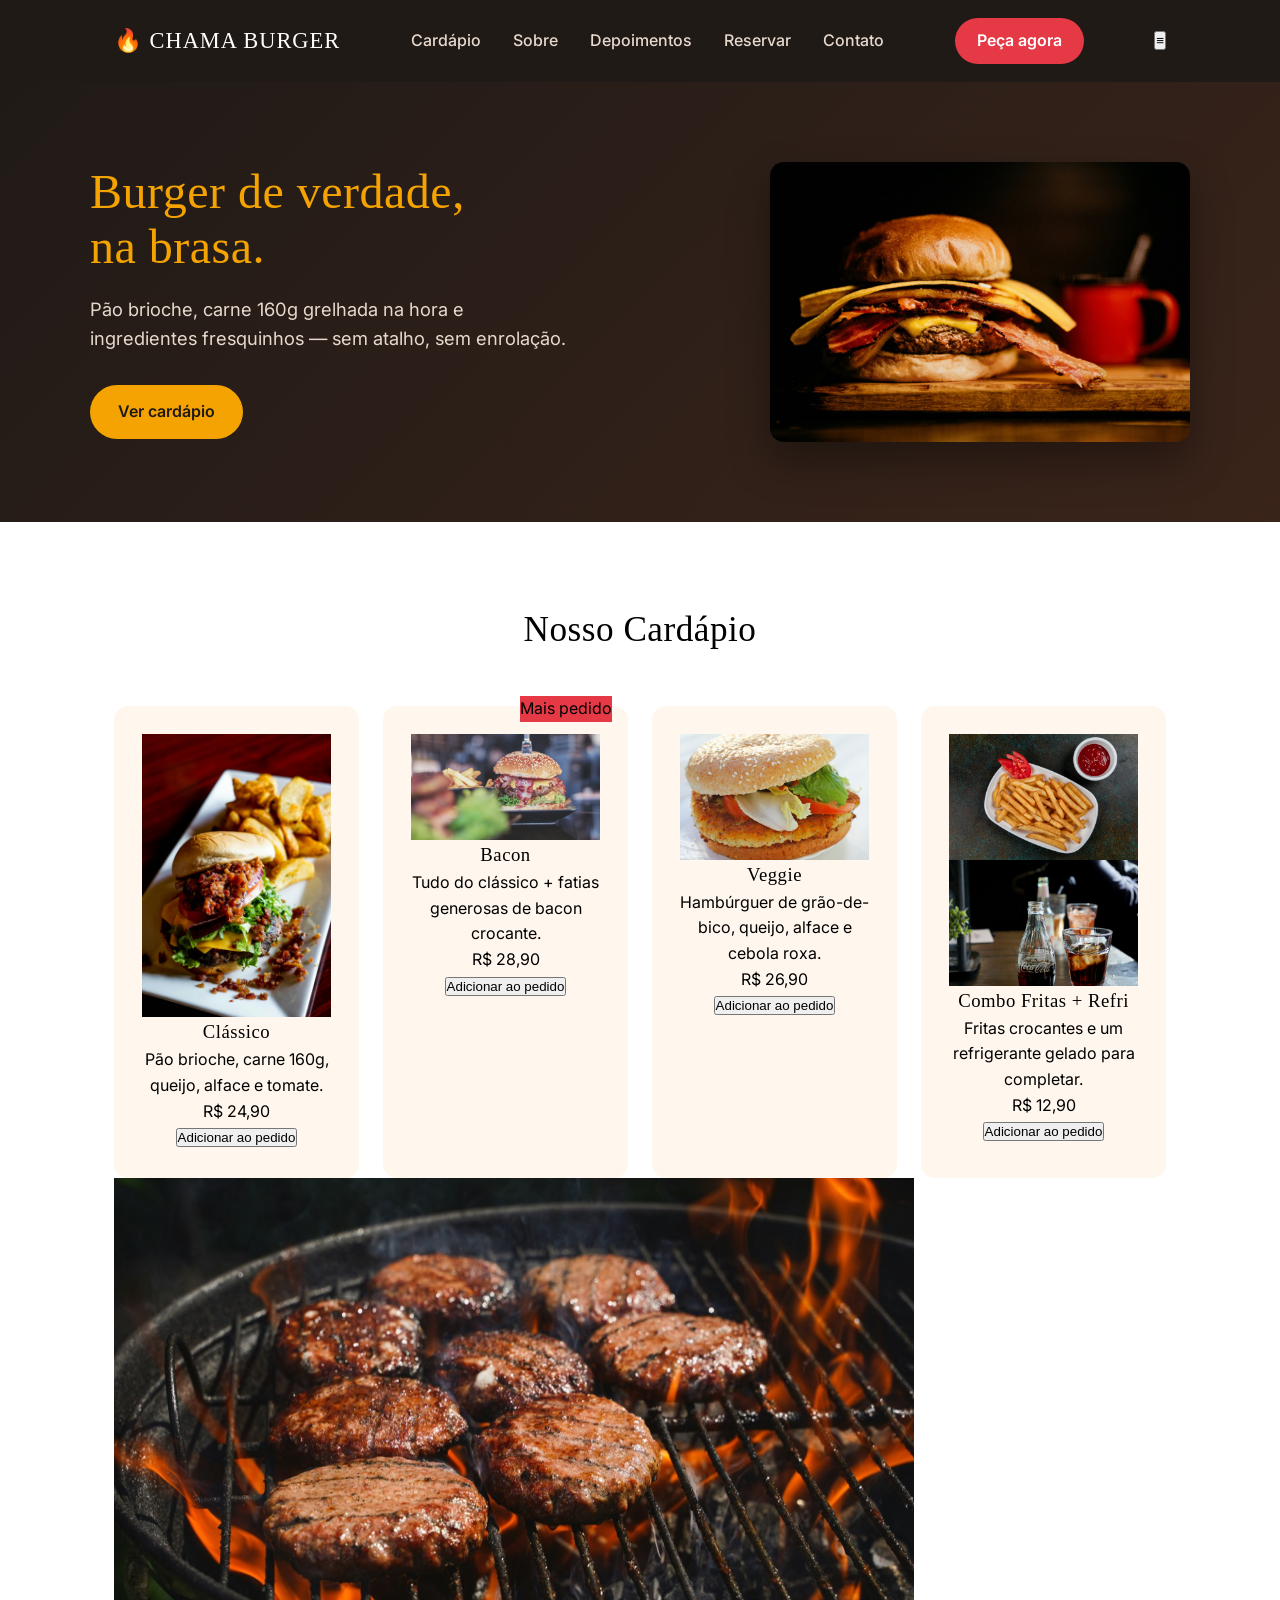
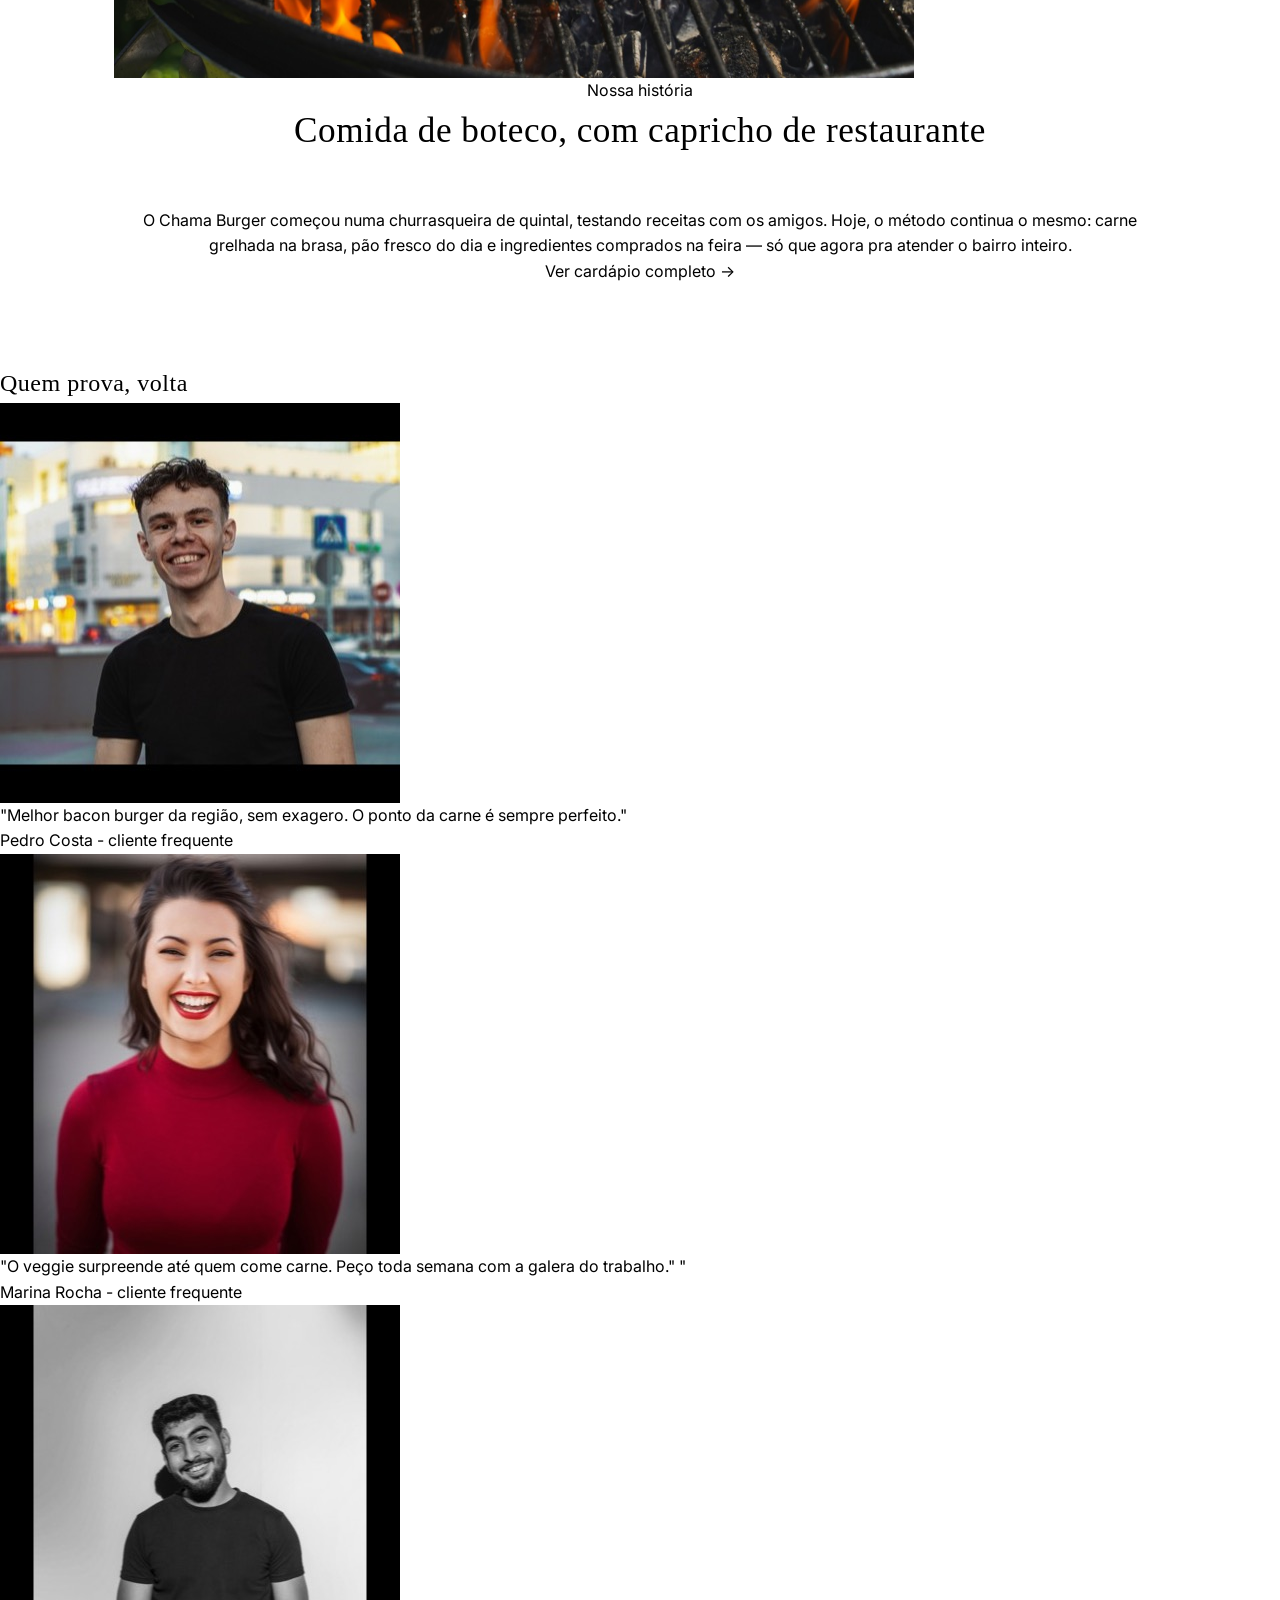
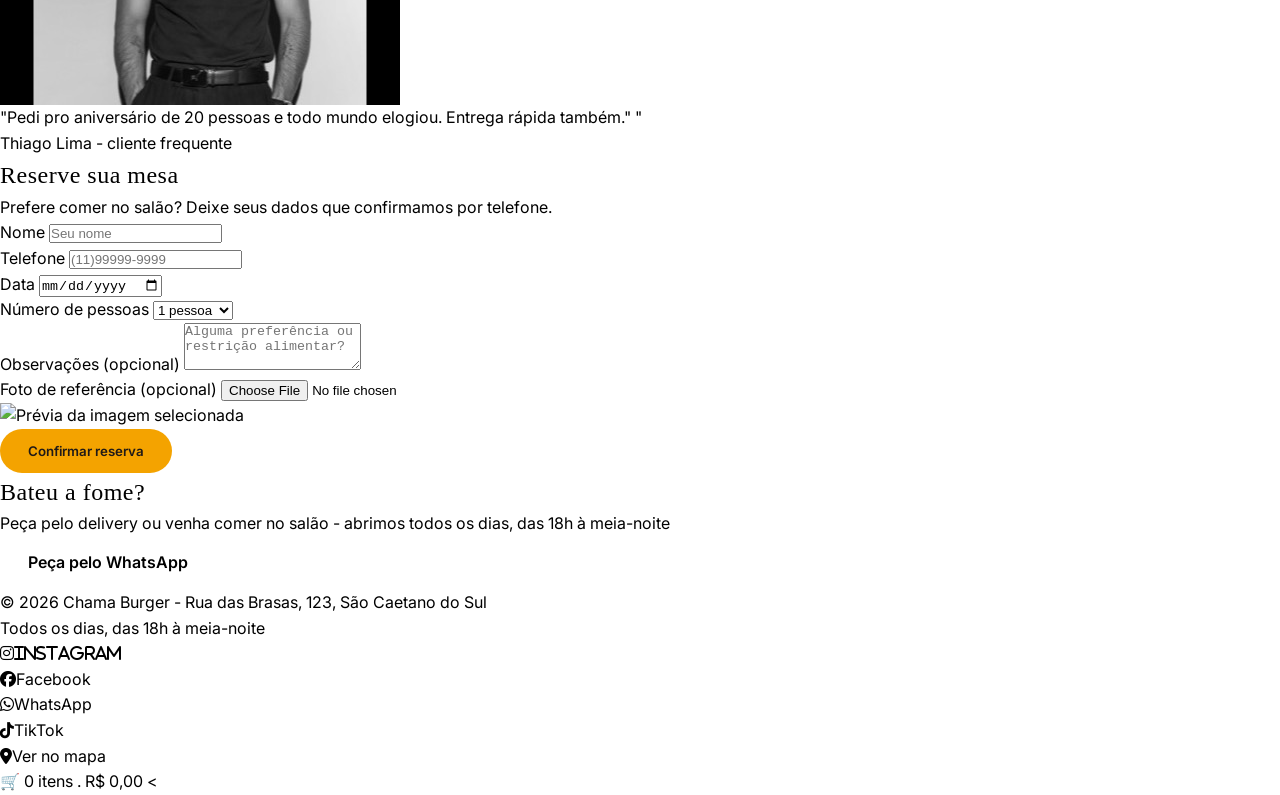
<file: chama burger/index.html>
<!DOCTYPE html>
<html lang="pt-BR">

<head>
    <meta charset="UTF-8">
    <meta name="viewport" content="width=device-width, initial-scale=1.0">
    <title>ChamaBurger</title>
    <link rel="stylesheet" href="https://cdnjs.cloudflare.com/ajax/libs/font-awesome/6.5.2/css/all.min.css">
    <link rel="stylesheet" href="style.css">
</head>

<body>
    <header class="cabecalho-site">
        <nav class="barra-navegacao">
            <a href="#" class="logo">🔥 CHAMA BURGER</a>

            <ul class="menu-links" id="menuLinks">
                <li><a href="#cardapio">Cardápio</a></li>
                <li><a href="#sobre">Sobre</a></li>
                <li><a href="#depoimentos">Depoimentos</a></li>
                <li><a href="#reserva">Reservar</a></li>
                <li><a href="#contato">Contato</a></li>
            </ul>
            <a href="#pedir" class="botao botao-nav">Peça agora</a>
            <button class="menu-arir" id="menuAbrir" aria_label="Abrir menu">≡</button>
        </nav>

    </header>

    <main>
        <section class="destaque">
            <div class="destaque-conteudo">
                <div class="destaque-texto">
                    <h1>Burger de verdade,<br>na brasa.</h1>
                    <p>Pão brioche, carne 160g grelhada na hora e ingredientes fresquinhos — sem atalho, sem enrolação.</p>
                        <a href="#cardapio" class="botao botao-primario">Ver cardápio</a>

                </div>
                <div class="destaque-imagem">
                    <img src="assets/images/destaque-burger.jpg"
                        alt="Hambúrguer artesanal com bacon, queijo e pão brioche, grelhado na brasa">
                </div>
            </div>

        </section>

        <section class="cardapio" id="cardapio">
            <h2>Nosso Cardápio</h2>
            <div class="cardapio-itens">

                <article class="cardapio-item">
                    <div class="cardapio-item-imagem">
                        <img src="assets/images/burger-classico.jpg"
                            alt="Foto do burger Clássico: pão brioche, carne e queijo">
                    </div>
                    <h3>Clássico</h3>
                    <p>Pão brioche, carne 160g, queijo, alface e tomate.</p>
                    <span class="preco">R$ 24,90</span>
                    <button class="adicionar-carrinho" data-name="Clássico" data-preco="24.90">Adicionar ao
                        pedido</button>
                </article>

                <article class="cardapio-item">
                    <span class="selo">Mais pedido</span>
                    <div class="cardapio-item-imagem">
                        <img src="assets/images/burger-bacon.jpg" alt="Foto do burger Bacon com fatias crocantes">
                    </div>
                    <h3>Bacon</h3>
                    <p>Tudo do clássico + fatias generosas de bacon crocante.</p>
                    <span class="preco">R$ 28,90</span>
                    <button class="adicionar-carrinho" data-name="Clássico" data-preco="28.90">Adicionar ao
                        pedido</button>
                </article>

                <article class="cardapio-item">
                    <div class="cardapio-item-imagem">
                        <img src="assets/images/burger-veggie.jpg" alt="Foto do burger Veggie com grão-de-bico e salada">
                    </div>
                    <h3>Veggie</h3>
                    <p>Hambúrguer de grão-de-bico, queijo, alface e cebola roxa.</p>
                    <span class="preco">R$ 26,90</span>
                    <button class="adicionar-carrinho" data-name="Clássico" data-preco="26.90">Adicionar ao
                        pedido</button>
                </article>

                <article class="cardapio-item">
                    <div class="cardapio-item-imagem cardapio-item-imagem-combo">
                        <img src="assets/images/fritas.jpg" alt="Porção de fritas crocantes">
                        <img src="assets/images/bebida.jpg" alt="Refrigerante gelado com gelo">
                    </div>
                    <h3>Combo Fritas + Refri</h3>
                    <p>Fritas crocantes e um refrigerante gelado para completar.</p>
                    <span class="preco">R$ 12,90</span>
                    <button class="adicionar-carrinho" data-name="Combo Fritas + Refri" data-preco="12.90">Adicionar ao
                        pedido</button>
                </article>
            </div>
            <section>

                <!--Sobre-->
            </section class="sobre" id="sobre">
            <div class="sobre-imagem">
                <img src="assets/images/sobre-burger.jpg" alt="" width="800" height="500">
            </div>

            <div class="sobre-texto">
                <span class="secao-rotulo">Nossa história</span>
                <h2>Comida de boteco, com capricho de restaurante</h2>
                <p>O Chama Burger começou numa churrasqueira de quintal, testando receitas com os
                    amigos. Hoje, o método continua o mesmo: carne grelhada na brasa, pão fresco
                    do dia e ingredientes comprados na feira — só que agora pra atender o bairro
                    inteiro.
                </p>
                <a href="#cardapio" class="link-seta">Ver cardápio completo →</a>
            </div>
        </section>

        <!-- DEPOIMENTOS -->
        <section class="depoimentos" id="depoimentos">

            <h2>Quem prova, volta</h2>
            <div class="depoimentos-lista">

                <article class="depoimento">
                    <img src="assets/images/avatar-pedro.jpg" alt="Foto de Pedro Costa" class="avatar" class="citacao">
                    <p>"Melhor bacon burger da região, sem exagero. O ponto da carne é sempre perfeito."</p>
                    <p class="autor">Pedro Costa <span>- cliente frequente</span></p>
                </article>

                <article class="depoimento">
                    <img src="assets/images/avatar-marina.jpg" alt="Foto de Marina" class="avatar" class="citacao">
                    <p>"O veggie surpreende até quem come carne. Peço toda semana com a galera do trabalho."
                        "</p>
                    <p class="autor">Marina Rocha <span>- cliente frequente</span></p>
                </article>

                <article class="depoimento">
                    <img src="assets/images/avatar-thiago.jpg" alt="Foto de Thiago Lima" class="avatar" class="citacao">
                    <p>"Pedi pro aniversário de 20 pessoas e todo mundo elogiou. Entrega rápida também."
                        "</p>
                    <p class="autor">Thiago Lima <span>- cliente frequente</span></p>
                </article>

            </div>

        </section>

        <!-- Reserva -->
        <section class="reserva" id="reserva">
            <h2>Reserve sua mesa</h2>
            <p>Prefere comer no salão? Deixe seus dados que confirmamos por telefone.
            </p>

            <form class="reserva-formulario" id="reservaFormulario">

                <div class="linha-formulario?">
                    <label for="nome">Nome</label>
                    <input type="text" id="nome" name="nome" placeholder="Seu nome" required>
                </div>

                <div class="linha-formulario">
                    <label for="telefone">Telefone</label>
                    <input type="tel" id="telefone" name="telefone" placeholder="(11)99999-9999" required>
                </div>

                <div class="linha-formulario?">
                    <label for="data">Data</label>
                    <input type="date" id="data" name="data" required>
                </div>

                <div class="linha-formulario">
                    <label for="pessoas">Número de pessoas</label>
                    <select name="pessoas" id="pessoas">
                        <option value="1">1 pessoa</option>
                        <option value="2">2 pessoa</option>
                        <option value="3">3 pessoa</option>
                        <option value="4">4 pessoa</option>
                        <option value="5+">5 ou mais</option>
                    </select>
                </div>

                <div class="linha-formulario linha-formulario-completa">
                    <label for="mensagem">Observações (opcional)</label>
                    <textarea name="mensagem" id="mensagem" rows="3"
                        placeholder="Alguma preferência ou restrição alimentar?"></textarea>
                </div>

                <div class="linha-formulario linha-formulario-completa">
                    <label for="foto">Foto de referência (opcional)</label>
                    <input type="file" id="foto" name="foto" accept="image/*">

                    <img id="fotoPrevia" class="foto-previa" alt="Prévia da imagem selecionada" hidden>
                    <button type="submit" class="botao botao-primario formulario-enviar">Confirmar reserva</button>
                </div>

            </form>

            <div class="reserva-confirmacao" id="reservaConfirmada"></div>

        </section>

        <!--Final-->

        <section class="chamada-final" id="pedir">
            <h2>Bateu a fome?</h2>
            <p>Peça pelo delivery ou venha comer no salão - abrimos todos os dias, das 18h à meia-noite</p>
            <a href="#" class="botao botao-destaque">Peça pelo WhatsApp</a>
        </section>
    </main>

    <footer class="rodape-site" id="contato">
        <div class="rodape-info">
            <p>&copy; 2026 Chama Burger - Rua das Brasas, 123, São Caetano do Sul</p>
            <p class="radape-horario">Todos os dias, das 18h à meia-noite</p>
        </div>

        <ul class="rodape-links">
            <li><a href="#" aria-label="Instagram"><i class="fa-brands fa-instagram"><span>Instagram</span></i></a></li>
            <li><a href="#" aria-label="Facebook"><i class="fa-brands fa-facebook"></i><span>Facebook</span></a></li>
            <li><a href="#" aria-label="WhatsApp"><i class="fa-brands fa-whatsapp"></i><span>WhatsApp</span></a></li>
            <li><a href="#" aria-label="TikTok"><i class="fa-brands fa-tiktok"></i><span>TikTok</span></a></li>
            <li><a href="#" aria-label="Ver no mapa"><i class="fa-solid fa-location-dot"></i><span>Ver no
                        mapa</span></a></li>
        </ul>

    </footer>

    <div class="carrinho-resumo" id="carrinhoResumo">
        <span class="carrinho-icone">🛒</span>
        <span id="carrinhoContador">0</span> itens . <span id="carrinhototal">R$ 0,00 <span>

</body>




















< </main>


    </body>

</html>
</file>
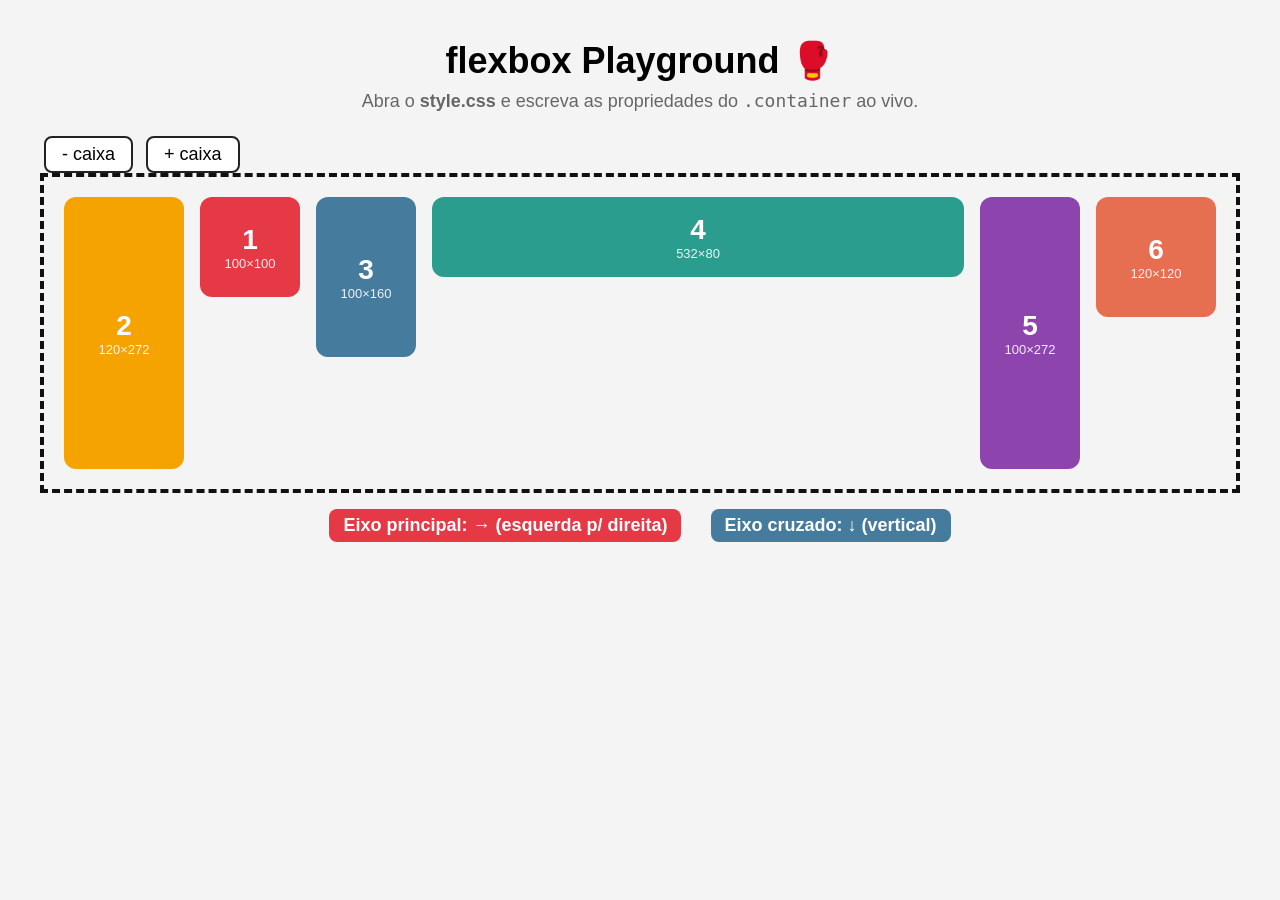
<file: chama burger/flexbox-playground/index.html>
<!DOCTYPE html>
<html lang="pt-Br">
<head>
    <meta charset="UTF-8">
    <meta name="viewport" content="width=device-width, initial-scale=1.0">
    <title>flexbox Playground</title>
    <link rel="stylesheet" href="style.css">
</head>
<body>
    <h1>flexbox Playground 🥊</h1>
    <p class="dica"> Abra o <strong>style.css</strong> e escreva as propriedades do <code>.container</code> ao vivo.</p>
    <div class="controles">

        <button id="menos" aria-label="Remover caixa">- caixa</button>
        <button id="mais" aria-label="Adicionar caixa">+ caixa</button>
    </div>

    <div class="container">
        <div class="box box1"><span class="numero">1</span><span class="tamanho"></span></div>
        <div class="box box2"><span class="numero">2</span><span class="tamanho"></span></div>
        <div class="box box3"><span class="numero">3</span><span class="tamanho"></span></div>
        <div class="box box4"><span class="numero">4</span><span class="tamanho"></span></div>
        <div class="box box5"><span class="numero">5</span><span class="tamanho"></span></div>
        <div class="box box6"><span class="numero">6</span><span class="tamanho"></span></div>
       
    </div>

<div class="legenda">
    <span class="principal"> Eixo principal: <b id="eixo-principal"></b></span>
    <span class="cruzado"> Eixo cruzado: <b id="eixo-cruzado"></b></span>

</div>


<script src="script.js"></script>
</body>
</html>
</file>
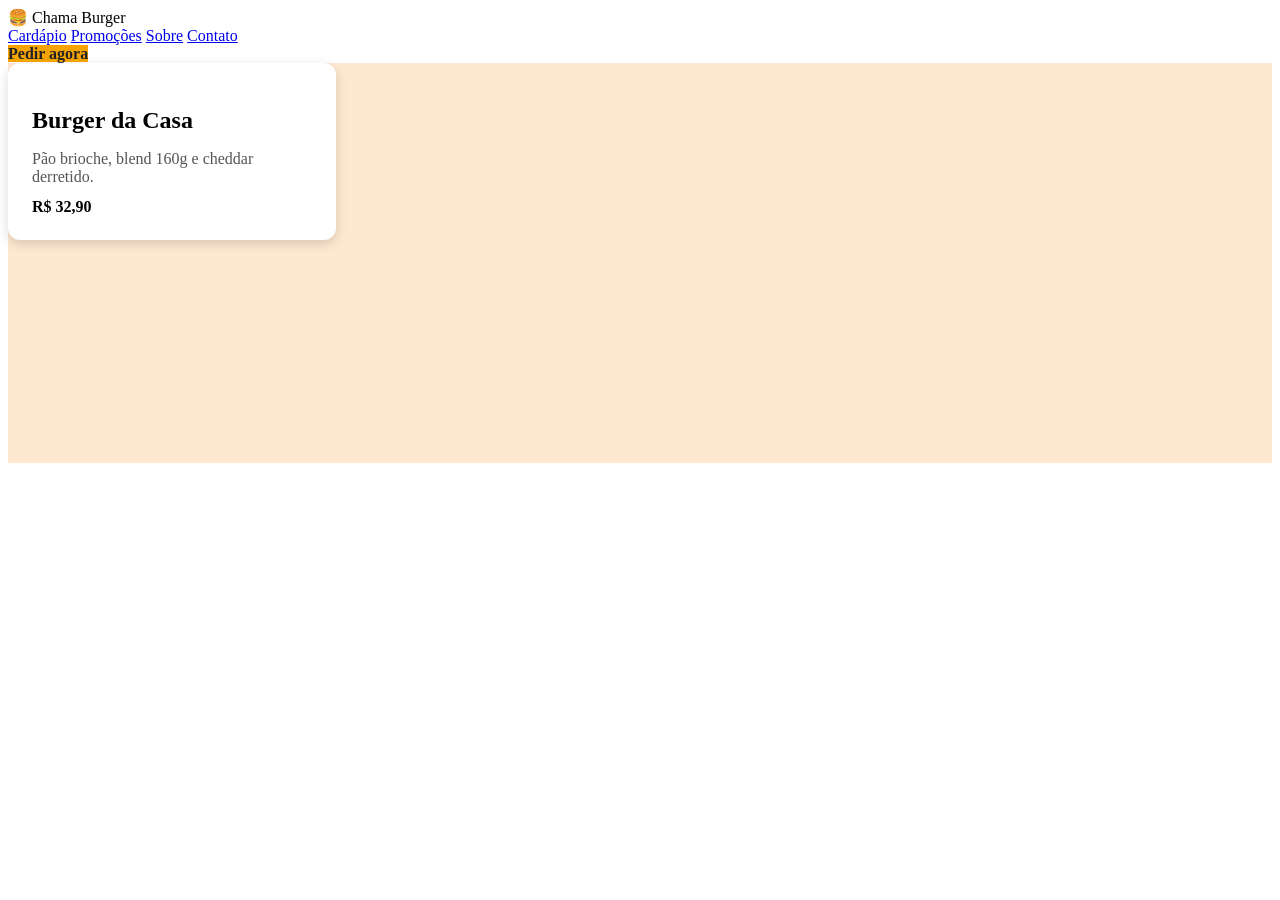
<file: chama burger/flexbox-playground/exercicio-navbar/index.html>
<!DOCTYPE html>
<html lang="pt-br">
<head>
  <meta charset="UTF-8">
  <meta name="viewport" content="width=device-width, initial-scale=1.0">
  <title>Exercício: Navbar Chama Burger</title>
  <link rel="stylesheet" href="style.css">
</head>
<body>

  <header class="navbar">
    <div class="logo">🍔 Chama Burger</div>

    <nav class="menu">
      <a href="#">Cardápio</a>
      <a href="#">Promoções</a>
      <a href="#">Sobre</a>
      <a href="#">Contato</a>
    </nav>

    <a href="#" class="btn-pedido">Pedir agora</a>
  </header>

  <main class="hero">
    <div class="card">
      <h2>Burger da Casa</h2>
      <p>Pão brioche, blend 160g e cheddar derretido.</p>
      <strong>R$ 32,90</strong>
    </div>
  </main>

</body>
</html>
</file>
<file: chama burger/style.css>
@import url('https://fonts.googleapis.com/css2?family=Anton&family=Inter:ital,opsz,wght@0,14..32,100..900;1,14..32,100..900&display=swap');


:root{
     --color-primary: #e63946;
     --color-primary-dark:#c1272d;
     --color-accent:#f4a300;
     --color-dark:#201a17;
     --color-light:#fff7ed;
     --color-gray:#6b7280;
     --radius:14px;
     --font-titulo:"Anthon",impact sans-serif;
     --font-base: "Inter",  Roboto, Helvetica,Arial,sans-serif;
}

*{
    margin: 0;
    padding: 0;
    box-sizing:border-box;
}

body{
    font-family: var(--font-base);
    --color: var(--color-dark);
    line-height: 1.6;
}

h1,h2,h3{
    font-family:var(--font-titulo);
    font-weight:400;
    letter-spacing: 0.5px;
}

a{
    text-decoration: none;
    color:inherit;
}

ul{
    list-style: none;
}

img{
    max-width: 100% ;
    display: block;
}

.botao{
    display: inline-block;
    padding: 14px 28px;
    border: none;
    border-radius: 999px;
    font-family:var(--font-base);
    font-weight: 600;
    text-align: centers;
    cursor: pointer;
    transition: transform 0.2s,box-shadow0.0.2s; 
}

.botao:hover{
    transform: translateY(-2px );
}

    .botao-nav{
        background:var(--color-primary);
        color: #fff;
        padding: 10px 22px;
    }

.cabecalho-site{
    background: var(--color-dark);
    top:0;
    z-index:10;
    position: sticky;
}

.barra-navegacao{
    max-width: 1100px;


margin: 0 auto;
display: flex;
align-items: center;
justify-content: space-between;
padding: 18px 24px;
}

.logo{
    font-family: var(--font-titulo);
    font-size: 1.4rem;
    color: #fff;
    letter-spacing: 1px;
}

.menu-links{
    display: flex;
    gap: 32px;
}

.menu-links a{
    color:#e8d9cd;
    font-weight: 500;
}

.menu-links a:hover{
    color:#fff;
}

.botao-primario{
    background: var(--color-accent);
    color:var(--color-dark);
}

.botao-primario:hover{
    box-shadow: 0 8px 20px  rgba(244,163,0, 0.4);
}

.destaque{
    background: linear-gradient(135deg, var(--color-dark),#3a241a );
    width:100%;
    padding: 80px 24px;
}

.destaque-conteudo{
    max-width: 1100px;
    margin: 0 auto;
    display: flex;
    align-items: center;
    justify-content: center;
    gap: 48px;
    color: #fff;
}

.destaque-texto{
    flex:1 1 400px;
}

.destaque h1{
    font-size: 3rem;
    line-height: 1.15;
    margin-bottom: 20px;
    color: var(--color-accent);
}

.destaque p{
    font-size: 1.15rem;
    color: #e8d9cd;
    max-width: 480px;
    margin-bottom: 32px;
}

.destaque-imagem {
    flex: 1 1 260px;
    max-width: 420px;
    border-radius: var(--radius);
    overflow: hidden;
    box-shadow: 0 20px 40px  rgba(0,0,0,0.35);
}

.destaque-imagem{
    width: 100%;
    object-fit: cover;
}

.cardapio{
    max-width: 1100px;
    margin: 0 auto;
    padding: 80px 24px;
    text-align: center;
}

.cardapio h2{
    font-size: 2.2rem;
    margin-bottom: 48px;
}

.cardapio-itens{
    display: flex;
    gap: 24px;
    flex-wrap: wrap;
    justify-content: center;
}

.cardapio-item{
    background: var(--color-light);
    border-radius: var(--radius);
    padding: 28px;
    flex: 1 1 220px;
    max-width: 260px;
    position: relative;
    transition: transform 0.2s, box-shadow 0.2s;
}

.cardapio-item:hover{
    transform:translateY(-6px);
    box-shadow: 0 12px 24px rgba(0,0,0,0.12);
}

.selo{
    position: absolute;
    top: -10px;
    right: 16px;
    background: var(--color-primary);

}
</file>
<file: chama burger/flexbox-playground/style.css>
@import url('https://fonts.googleapis.com/css2?family=Anton&family=Inter:ital,opsz,wght@0,14..32,100..900;1,14..32,100..900&display=swap');



* {
    margin: 0;
    padding: 0;
    box-sizing: border-box;
}

body {
    font-family: Arial, Helvetica, sans-serif;
    font-size: 18px;
    background: #f4f4f4;
    padding: 40px;
}

h1{
    text-align: center;
    margin-bottom: 8px;
}

.dica {
    text-align: center;
    color: #666;
    margin-bottom: 24px;
}

.controles button {
    font-size: 18px;
    padding: 6px 16px;
    margin: 0 4px;
    border: 2px solid #222;
    border-radius: 8px;
    background: #fff;
    cursor: pointer;
}

.controles button:hover {
    background: #222;
    color: #fff;
}

.legenda {
    text-align: center;
    margin-top: 16px;
    font-weight: bold;
}

.legenda span {
    display: inline-block;
    margin: 0 12px;
    padding: 6px 14px;
    color: #fff;
    border-radius: 8px;    
}

.legenda .principal {
    background: #e63946;
}

.legenda .cruzado {
    background: #457b9d;
}

.box {
    border-radius: 12px;
    color: #fff;
    font-weight: bold;
    display: flex;
    flex-direction: column;
    align-items: center;
    justify-content: center;
}

.box .numero {
    font-size: 28px;
}

.box .tamanho {
    font-size: 13px;
    font-weight: normal;
    opacity: 0.9;
}

.box1 {
    background: #e63946;
    width: 100px;
    height: 100px;
}

.box2 {
    background: #f4a300;
    width: 120px;
}

.box3 {
    background: #457b9d;
    width: 100px;
    height: 160px;
}

.box4 {
    background: #2a9d8f;
    width: 140px;
    height: 80px;
}

.box5 {
    background: #8e44ad;
    width: 100px;
}

.box6 {
    background: #e76f51;
    width: 120px;
    height: 120px;
}

.container {
    border: 4px dashed  #111;
    min-height: 320px;
    padding: 20px;

    display: flex;

    flex-direction: row;

    /* ↑ define o eixo principal (main axis):
 row -> itens em linha, da esquerda pra direita (padrão)
 row-reverse -> itens em linha, invertidos (6,5,4,3,2,1)
 column -> itens em coluna, de cima pra baixo
 column-reverse -> itens em coluna, invertidos*/

    flex-wrap: nowrap;
     /* ↑ decide se os itens quebram linha quando não cabem:
        nowrap -> tudo numa linha só, pode espremer ou estourar (padrão)
        wrap   -> quebra linha quando não há espaço (use o botão "+ caixa") */

    justify-content: flex-start;

    align-items: stretch;

    gap: 16px;
}

.box2 {
    order: -1;
}

.box4 {
    flex-grow: 1;
}

.box6 {
    align-items: ;
}
</file>
<file: chama burger/flexbox-playground/exercicio-navbar/style.css>
/* ✏️ escreva aqui o flexbox do .menu (links lado a lado) */

.btn-pedido {
  background: #F4A300;
  color: #222;
  text-decoration: none;
  font-weight: bold;
  padding: 10px 20p/* =====================================================
   EXERCÍCIO: Navbar do Chama Burger

   Objetivo (só com flexbox):
   1) Logo à ESQUERDA, menu no MEIO e botão à DIREITA
   2) Tudo alinhado verticalmente no centro da barra
   3) Links do menu lado a lado, com espaço entre eles
   4) Bônus: centralizar o .card no meio da .hero
      (horizontal E vertical)

   Escreva suas regras nos blocos marcados com ✏️
   ===================================================== */

* { margin: 0; padding: 0; box-sizing: border-box; }

body {
  font-family: Arial, Helvetica, sans-serif;
  background: #fff8f0;
}

.navbar {
  background: #E63946;
  color: #fff;
  padding: 0 32px;
  height: 72px;
  /* ✏️ escreva aqui o flexbox da navbar */
}

.logo { font-size: 24px; font-weight: bold; }

.menu a {
  color: #fff;
  text-decoration: none;
  font-weight: bold;
}
x
  border-radius: 8px;
}

.hero {
  min-height: 400px;
  background: #ffe8d1;
  /* ✏️ bônus: centralize o card aqui */
}

.card {
  background: #fff;
  padding: 24px;
  border-radius: 12px;
  width: 280px;
  box-shadow: 0 4px 12px rgba(0, 0, 0, 0.15);
}

.card h2 { margin-bottom: 8px; }
.card p  { margin-bottom: 12px; color: #555; }
</file>
